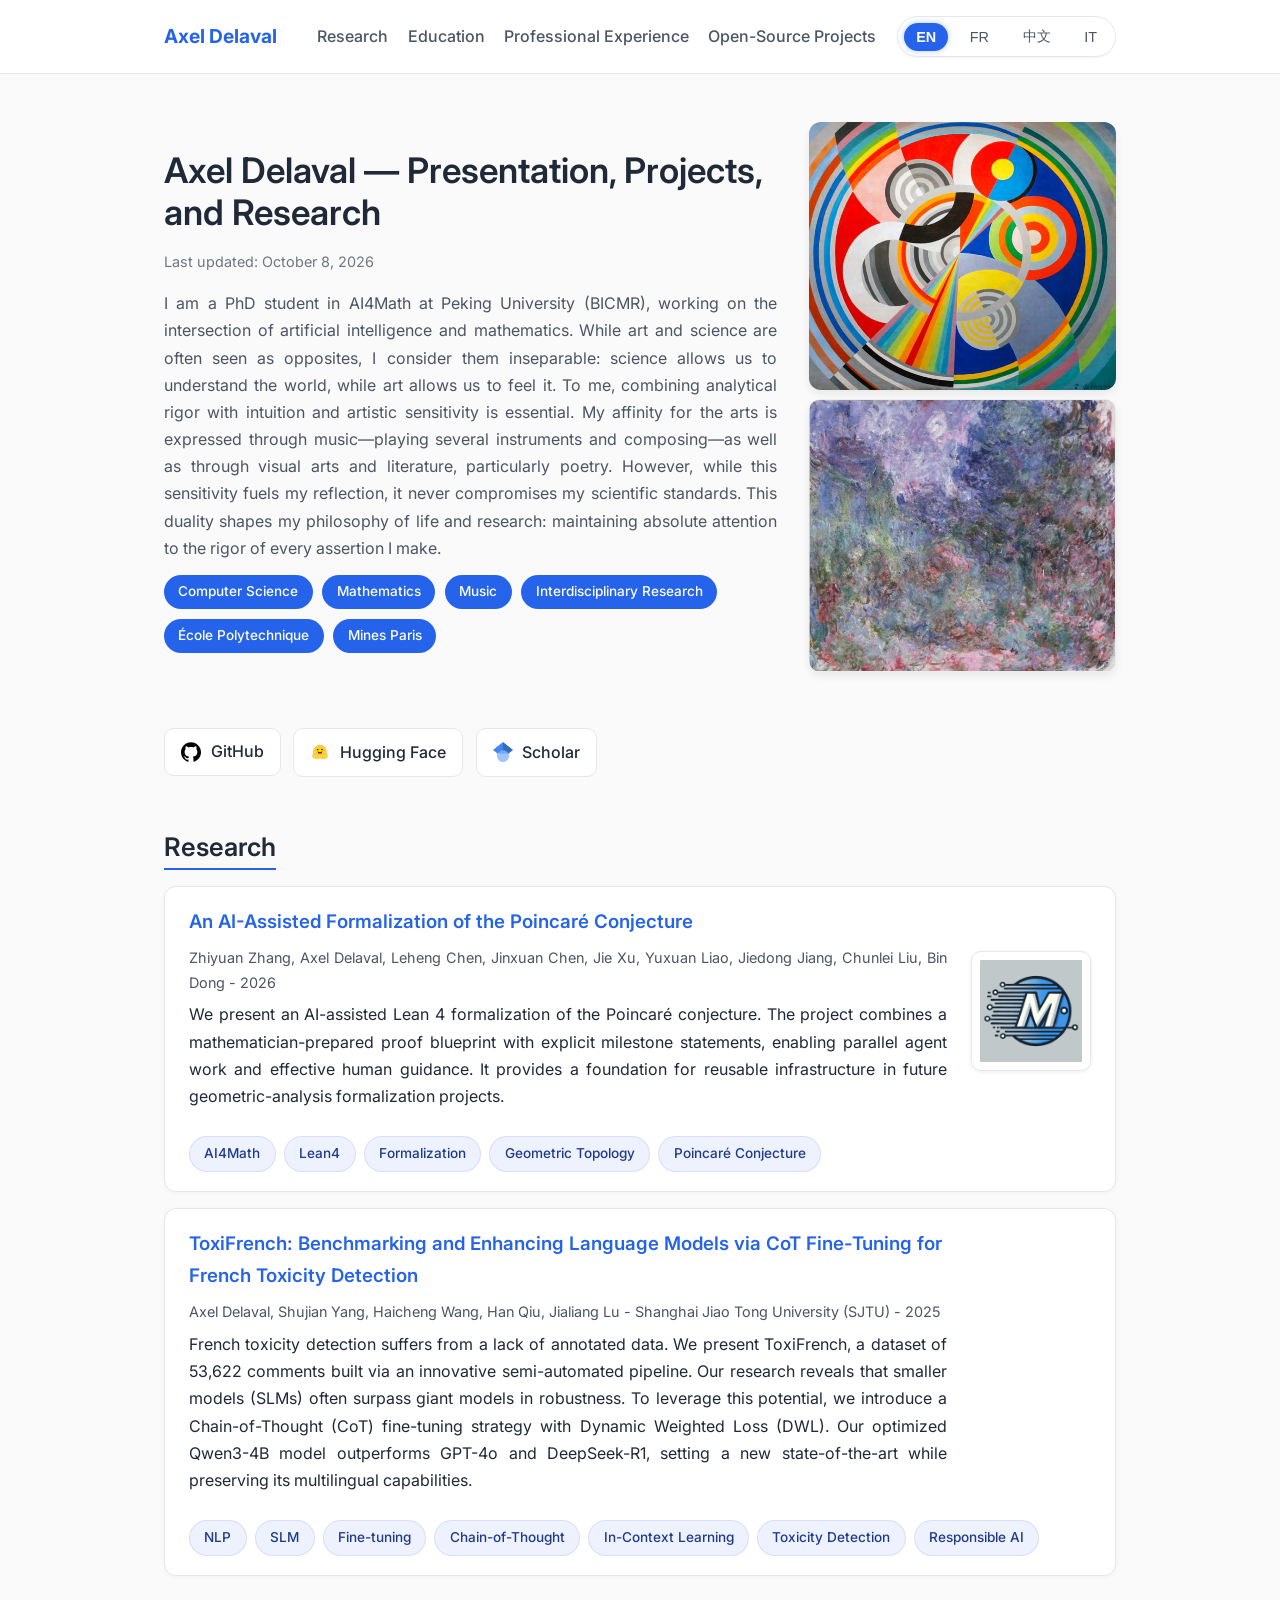
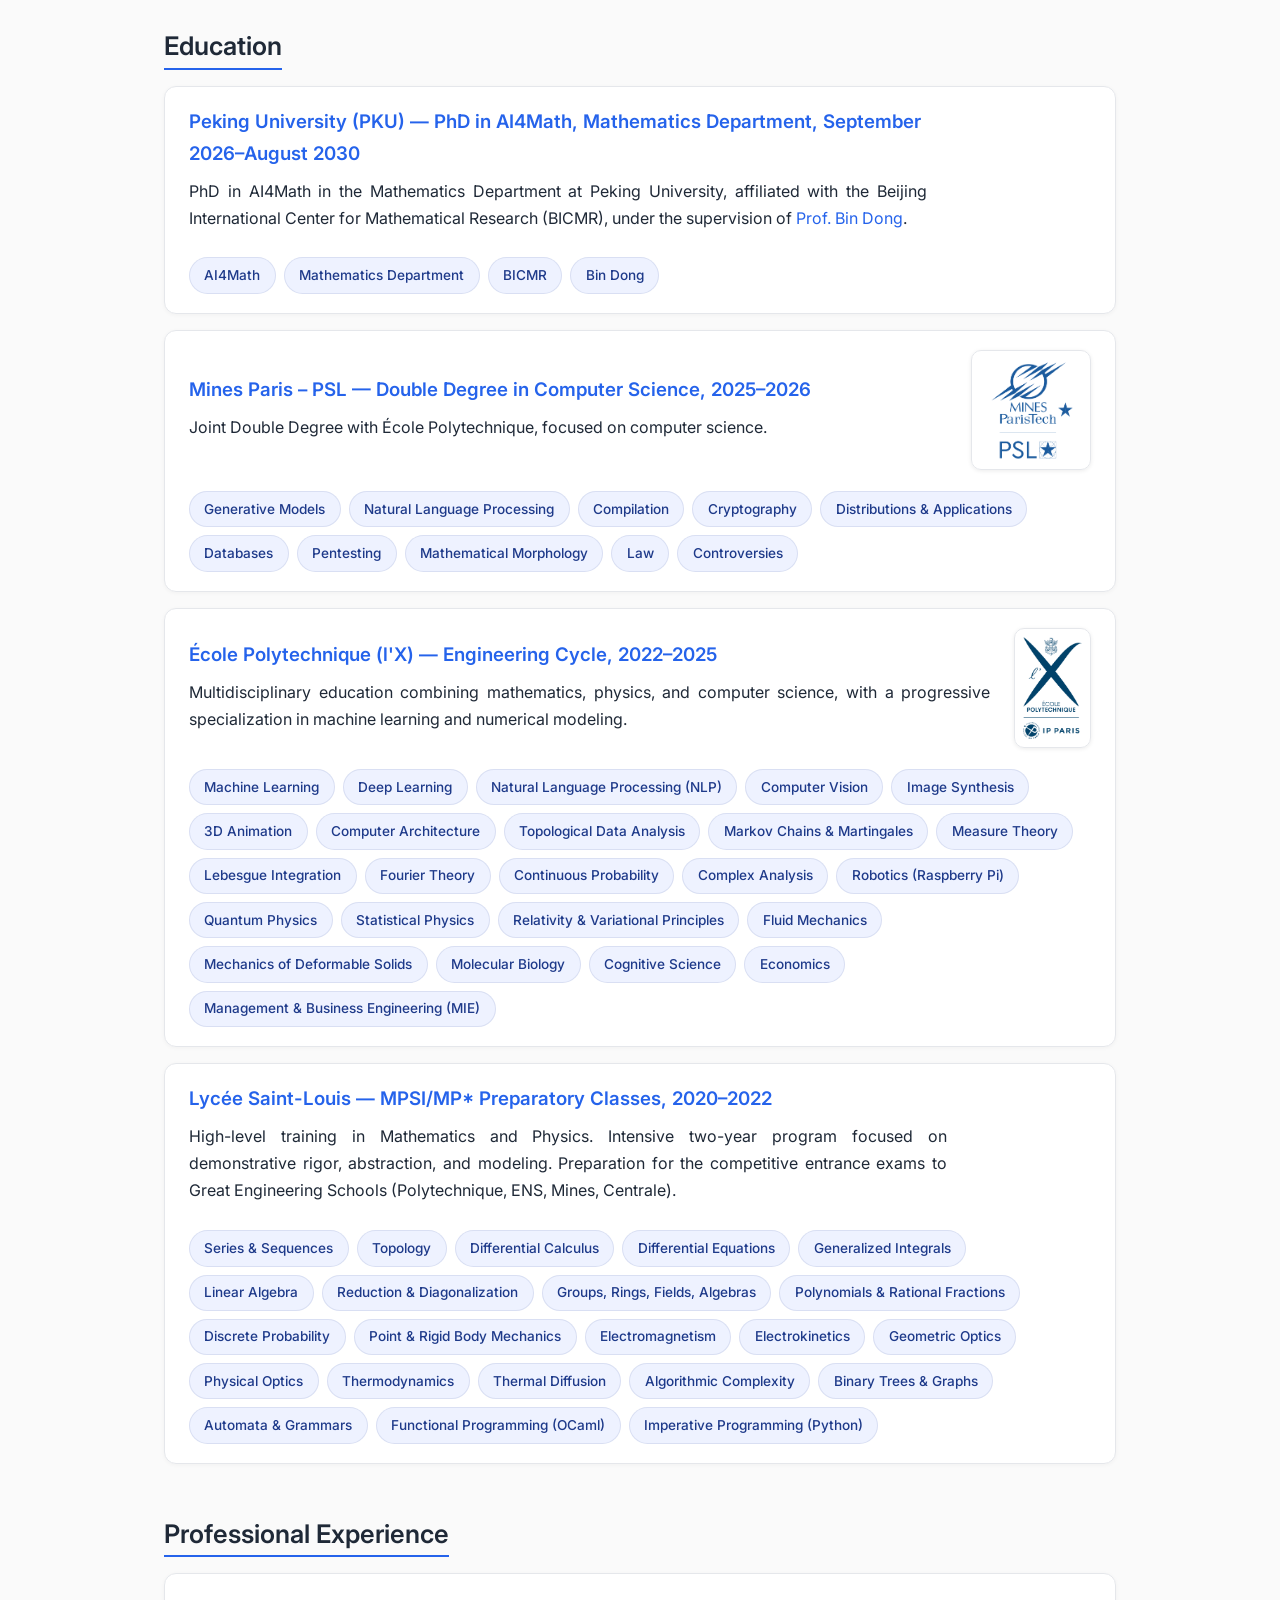
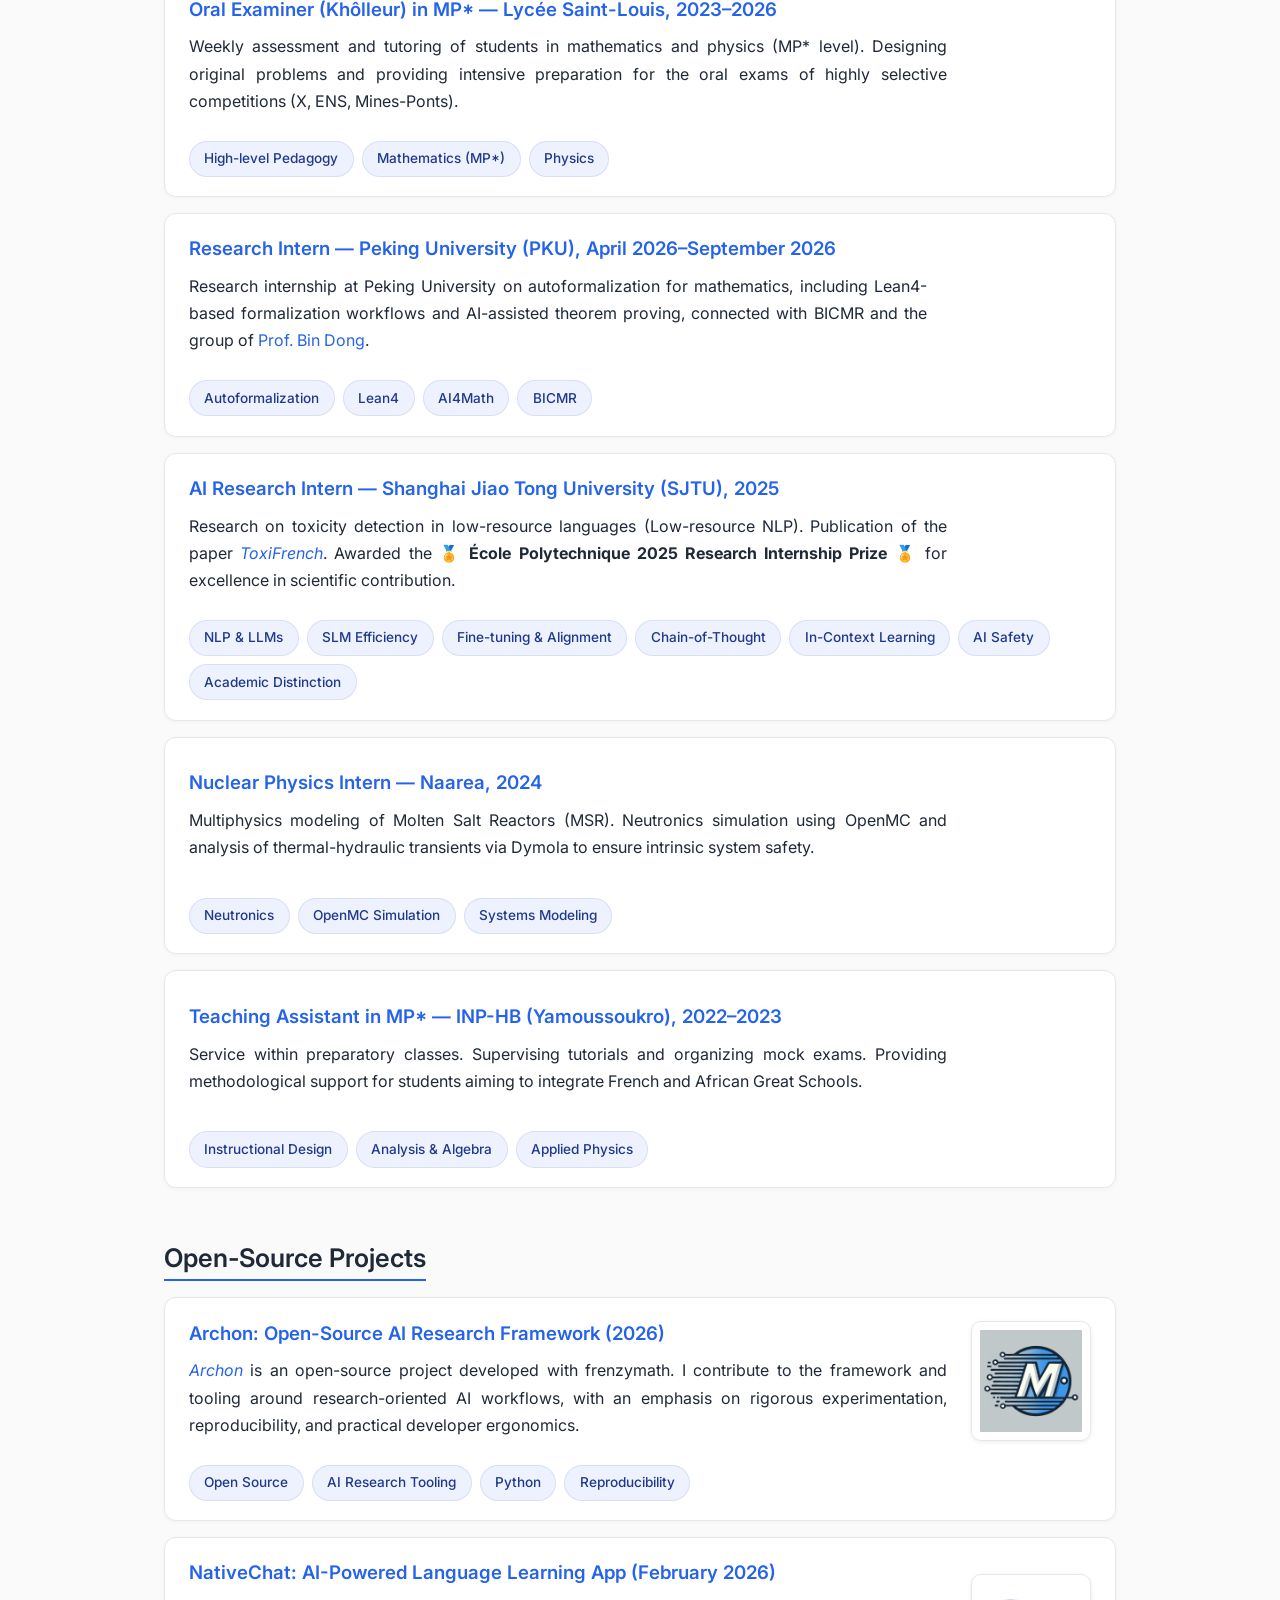
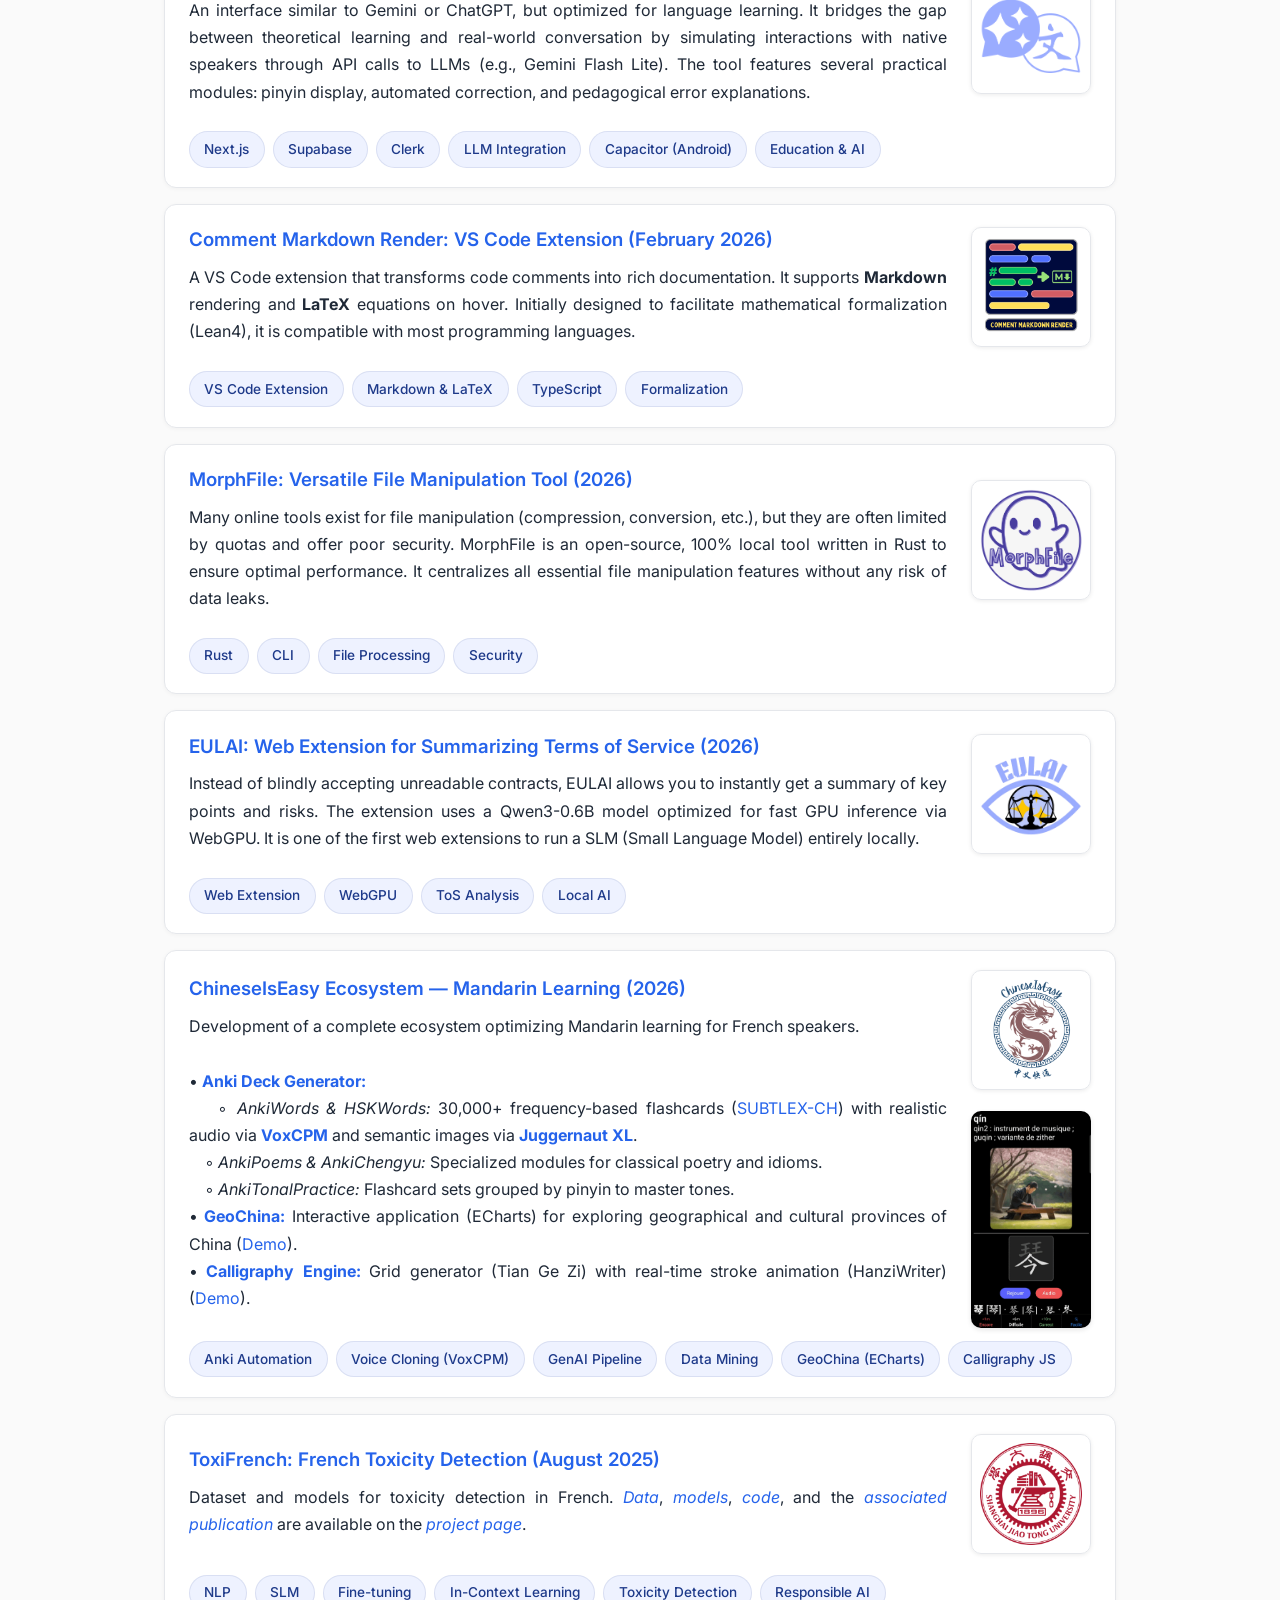
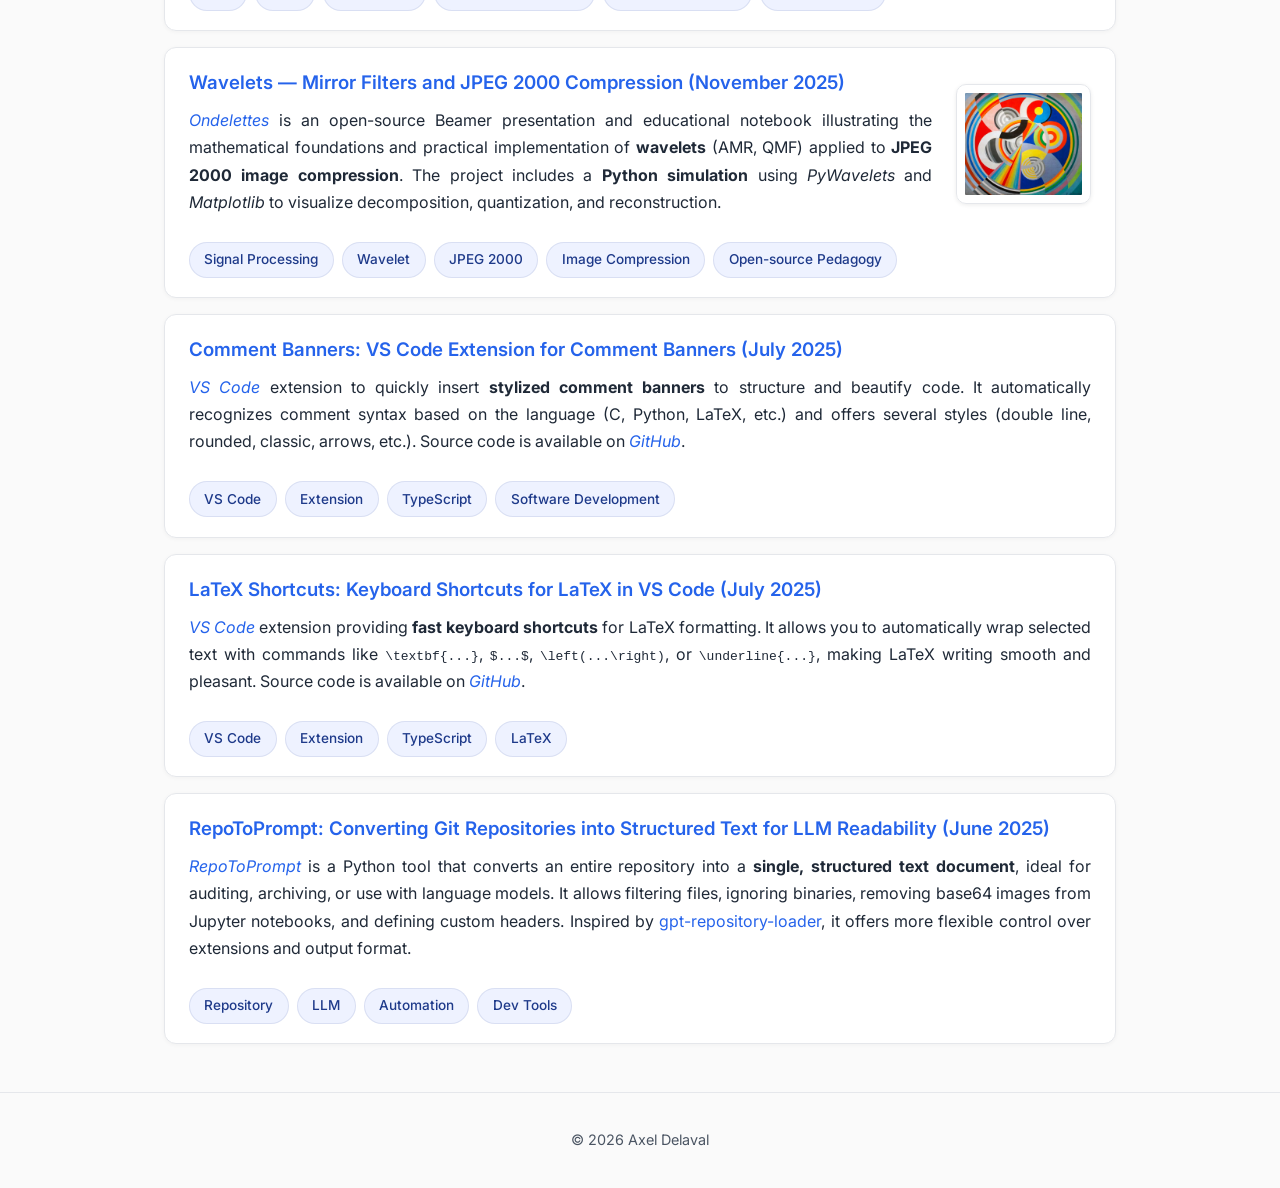
<file: index.html>
<!DOCTYPE html>
<html lang="en">
<head>
  <meta charset="UTF-8">
  <meta name="viewport" content="width=device-width, initial-scale=1.0">
  
  <title>Axel Delaval | AI & Computer Science Researcher</title>
  <meta name="description" content="Official website of Axel Delaval, PhD student in AI4Math at Peking University (BICMR). Specialized in AI for mathematics, NLP, SLMs, and Responsible AI.">
  <meta name="keywords" content="Axel Delaval, Axel Delaval Polytechnique, ToxiFrench, AI research, NLP, Small Language Models">
  <meta name="author" content="Axel Delaval">
  <link rel="canonical" href="https://axeldlv00.github.io/axel-delaval-personal-page/">

  <script type="application/ld+json">
  {
    "@context": "https://schema.org",
    "@type": "Person",
    "name": "Axel Delaval",
    "url": "https://axeldlv00.github.io/axel-delaval-personal-page/",
    "jobTitle": "PhD Student in AI4Math",
    "affiliation": [
      {
        "@type": "Organization",
        "name": "Peking University"
      },
      {
        "@type": "Organization",
        "name": "Beijing International Center for Mathematical Research (BICMR)"
      }
    ],
    "sameAs": [
      "https://github.com/AxelDlv00",
      "https://huggingface.co/AxelDlv00",
      "https://scholar.google.com/citations?user=-89Mh24AAAAJ"
    ]
  }
  </script>

  <meta property="og:type" content="website">
  <meta property="og:url" content="https://axeldlv00.github.io/axel-delaval-personal-page/">
  <meta property="og:title" content="Axel Delaval | Researcher & Engineer">
  <meta property="og:description" content="AI4Math PhD at Peking University (BICMR). Creator of ToxiFrench.">
  <meta property="og:image" content="https://axeldlv00.github.io/axel-delaval-personal-page/assets/img/hero.jpg">

  <link rel="stylesheet" href="assets/fonts/inter.css">
  <link rel="stylesheet" href="assets/css/theme.css">
  <link rel="stylesheet" href="assets/css/base.css">
  <link rel="stylesheet" href="assets/css/layout.css">
  <link rel="stylesheet" href="assets/css/components.css">
  <link rel="stylesheet" href="assets/css/animations.css">

  <link rel="icon" type="image/png" href="assets/icons/favicon.png">
</head>

<body>

  <header>
    <nav class="navbar">
      <div class="logo">Axel Delaval</div>
      
      <ul class="links" id="nav-links">
        <li><a href="#publications" data-i18n="nav.publications">Recherche</a></li>
        <li><a href="#scolarpath" data-i18n="nav.scolarpath">Formation</a></li>
        <li><a href="#careerpath" data-i18n="nav.careerpath">Expérience</a></li>
        <li><a href="#projects" data-i18n="nav.projects">Projets</a></li>
      </ul>

      <div class="lang-switcher" id="lang-switcher">
        <button data-lang="en" aria-label="English">EN</button>
        <button data-lang="fr" aria-label="Français">FR</button>
        <button data-lang="zh" aria-label="Chinese">中文</button>
        <button data-lang="it" aria-label="Italiano">IT</button>
      </div>
    </nav>
  </header>

  <main>
    <section class="hero" id="hero">
      <div class="hero-content fade-in">
        <h1>Axel Delaval — <span data-i18n="hero.title">AI Researcher</span></h1>
        
        <p class="meta" id="last-updated">Dernière mise à jour : 8 octobre 2026</p>
        
        <p data-i18n="hero.subtitle">
          Student at École Polytechnique & Mines Paris. Specialized in Computer Science, Mathematics and AI.
        </p>

        <div class="tags" id="hero-tags">
          </div>
      </div>

       <div class="hero-image fade-in-delayed">

          <a href="https://www.mam.paris.fr/fr/oeuvre/rythme-ndeg1"

          target="_blank"

          rel="noopener"

          id="hero-artwork-link"

          data-i18n="hero.artwork_desc">

          <img src="assets/img/hero.jpg" alt="Rythme n°1 - Robert Delaunay" class="clickable-hero">

          </a>


          <a href="https://www.marmottan.fr/notice/5103/"

          target="_blank"

          rel="noopener"

          data-i18n="hero.monet_artwork_desc">

          <img src="assets/img/monet.jpg" alt="La Maison vue du jardin aux roses - Claude Monet" class="clickable-hero">

          </a>

          </div>
        </section>

    <section class="social-links fade-in-delayed" id="social-links">
      <a class="social-button" href="https://github.com/AxelDlv00" target="_blank" title="Axel Delaval GitHub">
        <img src="assets/img/icons/github.svg" alt="GitHub"> GitHub
      </a>
      <a class="social-button" href="https://huggingface.co/AxelDlv00" target="_blank" title="Axel Delaval Hugging Face">
        <img src="assets/img/icons/huggingface.svg" alt="Hugging Face"> Hugging Face
      </a>
      <a class="social-button" href="https://scholar.google.com/citations?user=-89Mh24AAAAJ" target="_blank" title="Axel Delaval Google Scholar">
        <img src="assets/img/icons/googlescholar.png" alt="Scholar"> Scholar
      </a>
    </section>

    <section id="publications"></section>
    <section id="scolarpath"></section>
    <section id="careerpath"></section>
    <section id="projects"></section>

  </main>

  <footer>
    <p>© 2026 Axel Delaval</p>
  </footer>

  <script type="module" src="assets/js/main.js"></script>

</body>
</html>
</file>
<file: assets/fonts/inter.css>
/* =========================================================
   FONT IMPORT
   ---------------------------------------------------------
   This line imports the "Inter" font family from Google Fonts.
   Available weights: 300 (light), 400 (regular), 600 (semi-bold), 700 (bold).
   The `display=swap` parameter ensures the system font is used 
   temporarily until the custom font is fully loaded — improving UX.
   ========================================================= */
@import url("https://fonts.googleapis.com/css2?family=Inter:wght@300;400;600;700&display=swap");
</file>
<file: assets/css/theme.css>
/* =========================================================
   COLOR THEME VARIABLES
   ---------------------------------------------------------
   Define global CSS variables (custom properties) used 
   throughout the website for consistent theming.
   These are declared inside :root so they apply globally.
   ========================================================= */

:root {
  /* === Light Mode Colors === */
  --bg: #fafafa;           /* Page background color */
  --text: #1f2937;         /* Main text color (dark gray) */
  --muted: #4b5563;        /* Muted / secondary text (subtle gray) */
  --accent: #2563eb;       /* Primary accent color (blue) */
  --border: #e5e7eb;       /* Light border color */
  --card: #ffffff;         /* Background for cards and panels */
}

/* =========================================================
   DARK MODE OVERRIDES
   ---------------------------------------------------------
   Automatically applies when the user's OS or browser is set
   to dark mode (via the prefers-color-scheme media query).
   These values override the light theme variables.
   ========================================================= */

@media (prefers-color-scheme: dark) {
  :root {
      --bg: #fafafa;           /* Page background color */
      --text: #1f2937;         /* Main text color (dark gray) */
      --muted: #4b5563;        /* Muted / secondary text (subtle gray) */
      --accent: #2563eb;       /* Primary accent color (blue) */
      --border: #e5e7eb;       /* Light border color */
      --card: #ffffff;         /* Background for cards and panels */
      --second-bg: #e6e6e6;      /* Dark background color */
  }
}
</file>
<file: assets/css/base.css>
html {
  /* Permet un défilement fluide lors des ancres, 
     mais aide aussi à stabiliser le rendu lors des changements de contenu */
  scroll-behavior: auto;
}

/* =========================================================
   GLOBAL RESET & BOX MODEL
   ---------------------------------------------------------
   Normalize spacing and sizing across all elements.
   - box-sizing: border-box ensures padding & border 
     are included in element width/height.
   - margin/padding: 0 removes default browser spacing.
   ========================================================= */
* {
  box-sizing: border-box;
  margin: 0;
  padding: 0;
}

/* =========================================================
   BASE BODY STYLES
   ---------------------------------------------------------
   Defines the global font, background, and text color.
   - Uses the "Inter" font imported previously.
   - Background and text colors reference CSS variables
     (which change automatically for dark/light mode).
   ========================================================= */
body {
  font-family: "Inter", sans-serif;
  background: var(--bg);
  color: var(--text);
  line-height: 1.7; /* Improves readability of long text */
}
p {
  text-align: justify;
  text-justify: inter-word;
}


/* =========================================================
   LINKS
   ---------------------------------------------------------
   - Default color: accent (blue, from theme variables)
   - No underline by default for a clean look
   - Underline appears on hover for accessibility feedback
   ========================================================= */
a {
  color: var(--accent);
  text-decoration: none;
}

a:hover {
  text-decoration: underline;
}

/* =========================================================
   HEADINGS (H1, H2, H3)
   ---------------------------------------------------------
   - Consistent weight for visual hierarchy
   - Inherits color from body text
   ========================================================= */
h1, h2, h3 {
  font-weight: 600;
}
</file>
<file: assets/css/layout.css>
/* ====== HEADER & NAVBAR ====== */
header {
  background: var(--card);
  border-bottom: 1px solid var(--border);
  position: sticky;
  top: 0;
  z-index: 100;
}

.navbar {
  max-width: 1000px;
  margin: auto;
  display: flex;
  justify-content: space-between;
  align-items: center;
  padding: 1rem 1.5rem;
}

.logo {
  font-weight: 700;
  color: var(--accent);
  font-size: 1.2rem;
}

.links {
  display: flex;
  list-style: none;
}

.links a {
  margin-left: 1.2rem;
  color: var(--muted);
  font-weight: 500;
  text-decoration: none;
  transition: color 0.2s ease;
}

.links a:hover {
  color: var(--accent);
}

/* ====== LANGUAGE SWITCHER ====== */
.lang-switcher {
  display: flex;
  gap: 0.6rem;
  align-items: center;
  background: var(--bg);
  border-radius: 999px;
  padding: 4px 6px;
  border: 1px solid var(--border);
  box-shadow: 0 1px 2px rgba(0, 0, 0, 0.05);
}

.lang-switcher button {
  border: none;
  background: transparent;
  color: var(--muted);
  font-weight: 500;
  font-size: 0.9rem;
  padding: 6px 12px;
  border-radius: 999px;
  cursor: pointer;
  transition: all 0.25s ease;
}

.lang-switcher button:hover {
  color: var(--accent);
  background: rgba(37, 99, 235, 0.08);
}

.lang-switcher button.active {
  background: var(--accent);
  color: white;
  font-weight: 600;
  box-shadow: 0 0 6px rgba(37, 99, 235, 0.35);
}

/* ====== HERO SECTION ====== */
.hero {
  max-width: 1000px;
  margin: 3rem auto;
  display: grid;
  grid-template-columns: 2fr 1fr;
  gap: 2rem;
  padding: 0 1.5rem;
  align-items: center;
}

.hero h1 {
  font-size: 2.2rem;
  line-height: 1.2;
}

.hero p {
  margin-top: 1rem;
  color: var(--muted);
}

.hero .meta {
  opacity: 0.8;
  display: block;
}

.hero img {
  width: 100%;
  border-radius: 12px;
  box-shadow: 0 4px 8px rgba(0, 0, 0, 0.08);
  transition: transform 0.4s ease, filter 0.4s ease;
}

.hero img:hover {
  transform: scale(1.05);
  filter: brightness(1.05) saturate(1.1);
}

.clickable-hero {
  transition: transform 0.25s ease, box-shadow 0.25s ease;
  cursor: pointer;
}

.clickable-hero:hover {
  transform: scale(1.02);
  box-shadow: 0 4px 12px rgba(37, 99, 235, 0.25);
}


/* ====== SECTIONS ====== */
section {
  max-width: 1000px;
  margin: 3rem auto;
  padding: 0 1.5rem;
}

section h2 {
  font-size: 1.6rem;
  border-bottom: 2px solid var(--accent);
  display: inline-block;
  margin-bottom: 1rem;
}

/* ====== FOOTER ====== */
footer {
  border-top: 1px solid var(--border);
  padding: 2rem 1rem;
  font-size: 0.9rem;
  color: var(--muted);
  
  /* Utilisation de Flexbox pour un centrage parfait */
  display: flex;
  flex-direction: column; /* Aligne les paragraphes verticalement */
  align-items: center;    /* Centre les éléments horizontalement */
  justify-content: center;
  text-align: center;     /* Sécurité pour le texte interne */
}

footer p {
  margin: 0.2rem 0;       /* Espace léger entre les lignes */
  width: auto;            /* Permet au flex-container de gérer la largeur */
}

/* ====== RESPONSIVE DESIGN ====== */
@media (max-width: 768px) {
  .navbar {
    flex-direction: column;
    gap: 1rem;
  }

  .links {
    flex-wrap: wrap;
    justify-content: center;
  }

  .lang-switcher {
    flex-wrap: wrap;
    justify-content: center;
  }

  .lang-switcher button {
    padding: 5px 10px;
    font-size: 0.9rem;
  }

  .hero {
    grid-template-columns: 1fr;
  }
}

/* ====== BONUS ESTHÉTIQUE : effet translucide ====== */
.lang-switcher {
  backdrop-filter: blur(8px);
  background: rgba(255, 255, 255, 0.6);
}
</file>
<file: assets/css/components.css>
/* =========================================================
   CARD COMPONENT
   ========================================================= */
.card {
  background: var(--card);
  border: 1px solid var(--border);
  border-radius: 12px;
  padding: 1.2rem 1.5rem;
  margin-bottom: 1rem;
  box-shadow: 0 1px 4px rgba(0, 0, 0, 0.04);
  transition: transform 0.2s ease, box-shadow 0.2s ease;
}

.card:hover {
  transform: translateY(-2px);
  box-shadow: 0 4px 12px rgba(0, 0, 0, 0.08);
}

.card h3 {
  margin-bottom: 0.5rem;
  color: var(--accent);
}

/* =========================================================
   META & LAYOUT
   ========================================================= */
.meta {
  font-size: 0.9rem;
  color: var(--muted);
  margin-bottom: 0.4rem;
}

.desc {
  margin-bottom: 0.8rem;
}

.card-main {
  display: flex;
  align-items: stretch;
  justify-content: space-between;
  gap: 1.5rem;
  margin-bottom: 0.8rem;
}

.card-text {
  flex: 1;
  display: flex;
  flex-direction: column;
  justify-content: center;
}

/* =========================================================
   IMAGES & LOGOS
   ========================================================= */
.inline-logo {
  max-width: 140px;
  max-height: 120px;
  width: auto;
  height: auto;
  align-self: center;
  border-radius: 10px;
  border: 1px solid var(--border);
  background: rgba(255, 255, 255, 0.7);
  backdrop-filter: blur(4px);
  padding: 8px;
  object-fit: contain;
  box-shadow: 0 1px 4px rgba(0, 0, 0, 0.08);
  transition: transform 0.25s ease;
}

.inline-logo:hover {
  transform: scale(1.03);
  border-color: var(--accent);
}

.side-media {
  max-width: 120px;
  border-radius: 10px;
  box-shadow: 0 2px 5px rgba(0,0,0,0.1);
  object-fit: contain;
}

.visual-column {
  display: flex;
  flex-direction: column;
  justify-content: center;
  align-items: center;
  gap: 0.8rem;
}

/* =========================================================
   TAGS & CHIPS
   ========================================================= */
.card-footer {
  margin-top: 0.5rem;
}

.chips-container {
  display: flex;
  flex-wrap: wrap;
  gap: 0.5rem;
}

.chip {
  background: #eef2ff;
  color: #1e3a8a;
  border-radius: 999px;
  padding: 0.35rem 0.9rem;
  font-size: 0.85rem;
  font-weight: 500;
  border: 1px solid rgba(30, 58, 138, 0.1);
  transition: all 0.2s ease;
  cursor: default; /* Curseur par défaut si pas d'info */
}

/* Correction : On change juste le curseur, pas le style visuel */
.chip.has-tooltip {
  cursor: help; 
}

.chip:hover {
  background: #dbeafe;
  color: #1e40af;
  transform: translateY(-1px);
}

/* Hero Tags */
.tags {
  display: flex;
  flex-wrap: wrap;
  gap: 0.6rem;
  margin-top: 0.8rem;
}

.tag {
  background: var(--accent);
  color: #fff;
  border-radius: 999px;
  padding: 0.35rem 0.9rem;
  font-size: 0.85rem;
  font-weight: 500;
  transition: all 0.2s ease;
  cursor: default;
}

.tag[data-tooltip] {
  cursor: help;
}

.tag:hover {
  background: #1e40af;
  transform: translateY(-1px);
  box-shadow: 0 2px 5px rgba(0, 0, 0, 0.1);
}

/* =========================================================
   SOCIAL BUTTONS
   ========================================================= */
.social-links {
  max-width: 1000px;
  margin: 0 auto 3rem auto;
  padding: 0 1.5rem;
  display: flex;
  flex-wrap: wrap;
  gap: 0.8rem;
}

.social-button {
  display: inline-flex;
  align-items: center;
  gap: 0.6rem;
  background: var(--card);
  border: 1px solid var(--border);
  border-radius: 10px;
  padding: 0.6rem 1rem;
  font-weight: 500;
  color: var(--text);
  transition: all 0.2s ease;
}

.social-button img { width: 20px; height: 20px; }

.social-button:hover {
  background: var(--accent);
  color: white;
  transform: translateY(-2px);
}

/* =========================================================
   TOOLTIPS (Info-bulles)
   ---------------------------------------------------------
   S'applique à tout élément avec l'attribut data-tooltip
   ========================================================= */
[data-tooltip] {
  position: relative;
}

[data-tooltip]::after {
  content: attr(data-tooltip);
  position: absolute;
  bottom: 125%;
  left: 50%;
  transform: translateX(-50%) translateY(5px);
  
  background-color: #1f2937; /* Gris anthracite */
  color: #f9fafb;
  padding: 8px 12px;
  border-radius: 8px;
  font-size: 0.8rem;
  font-weight: 400;
  line-height: 1.4;
  text-align: center;
  
  /* Gestion du texte long */
  white-space: normal;
  width: max-content;
  max-width: 260px;
  min-width: 100px;
  
  box-shadow: 0 10px 15px -3px rgba(0, 0, 0, 0.15), 0 4px 6px -2px rgba(0, 0, 0, 0.05);
  z-index: 1000;
  pointer-events: none;
  
  opacity: 0;
  visibility: hidden;
  transition: opacity 0.2s ease, transform 0.2s ease;
}

/* La petite flèche en bas de la bulle */
[data-tooltip]::before {
  content: '';
  position: absolute;
  bottom: 115%;
  left: 50%;
  transform: translateX(-50%) translateY(5px);
  border-width: 6px;
  border-style: solid;
  border-color: #1f2937 transparent transparent transparent;
  
  opacity: 0;
  visibility: hidden;
  transition: opacity 0.2s ease, transform 0.2s ease;
  z-index: 1000;
  pointer-events: none;
}

/* Apparition au survol */
[data-tooltip]:hover::after,
[data-tooltip]:hover::before {
  opacity: 1;
  visibility: visible;
  transform: translateX(-50%) translateY(0);
}

/* Responsive : On cache les tooltips sur mobile */
@media (max-width: 768px) {
  [data-tooltip]::after, [data-tooltip]::before {
    display: none;
  }
}

.poem-box {
  margin-top: 1.5rem;
  padding: 1.2rem 1.5rem;
  background: var(--card);
  border: 1px solid var(--border);
  border-left: 4px solid var(--accent);
  /* Suppression des bords arrondis */
  border-radius: 0; 
  box-shadow: 0 2px 8px rgba(0, 0, 0, 0.04);
  
  font-family: "Inter", sans-serif;
  font-style: italic;
  
  overflow: hidden;
  max-height: 6rem; 
  width: 100%;
  box-sizing: border-box;
  transition: max-height 0.7s cubic-bezier(0.4, 0, 0.2, 1), 
              box-shadow 0.3s ease,
              background 0.3s ease;
  cursor: help;

  /* Force l'alignement strict au début */
  display: flex;
  flex-direction: column;
  align-items: flex-start;
}

.poem-content {
    font-size: 0.85rem;
    line-height: 1.6;
    color: var(--text);
    white-space: pre-line;
    text-align: left;
    margin: 0;
    padding: 0; /* Sécurité supplémentaire */
}
</file>
<file: assets/css/animations.css>
/* Entrée douce */
.fade-in {
  opacity: 0;
  animation: fadeIn 0.8s ease-out forwards;
}

/* Entrée retardée */
.fade-in-delayed {
  opacity: 0;
  animation: fadeIn 0.8s ease-out 0.3s forwards;
}

/* Cascade vers le haut */
.slide-up-card {
  opacity: 0;
  transform: translateY(20px);
  animation: slideUp 0.6s ease-out forwards;
}

@keyframes fadeIn {
  to { opacity: 1; }
}

@keyframes slideUp {
  to {
    opacity: 1;
    transform: translateY(0);
  }
}
</file>
